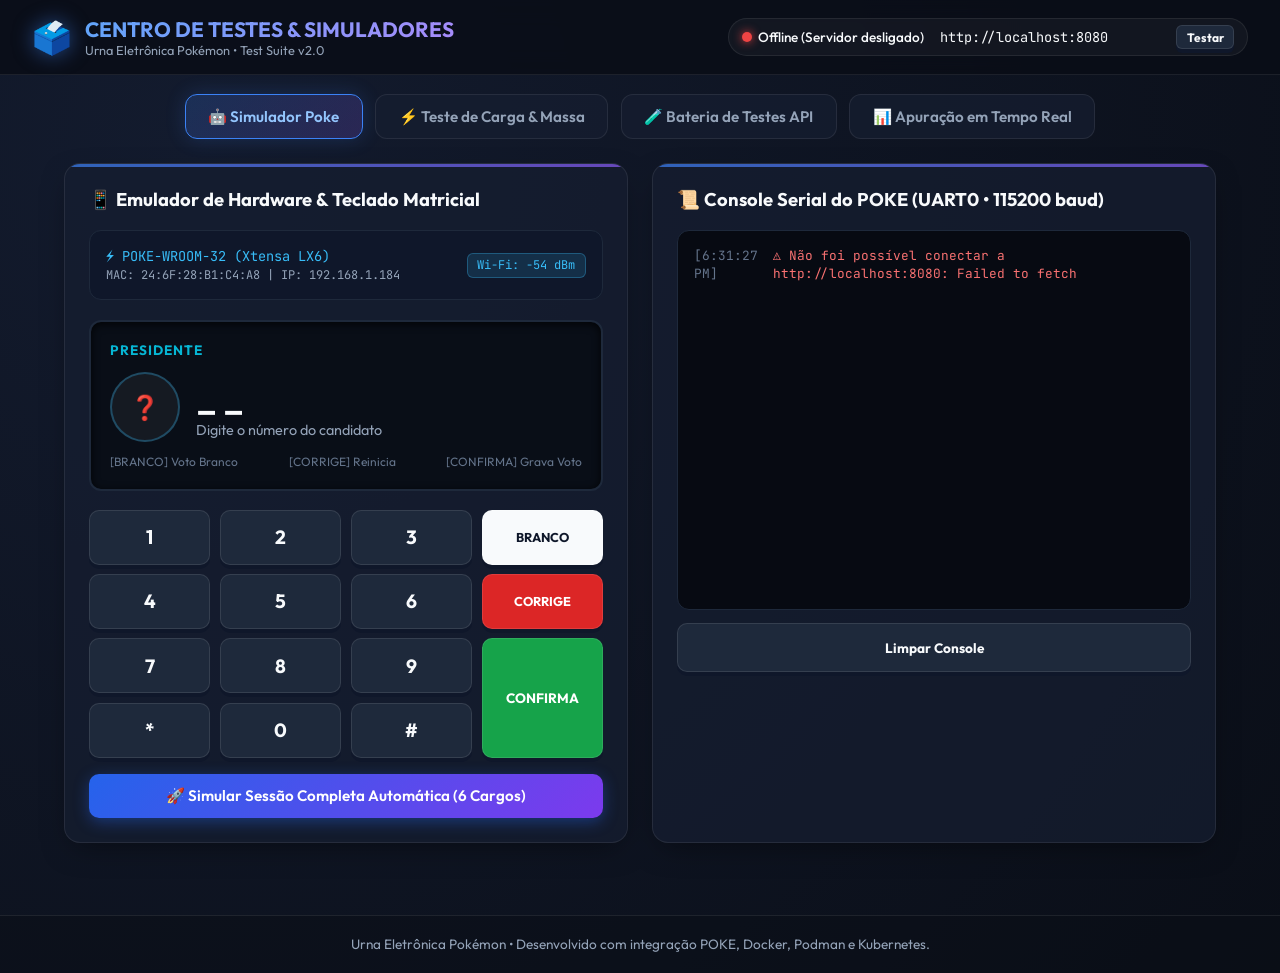
<file: tests/index.html>
<!DOCTYPE html>
<html lang="pt-BR">
<head>
  <meta charset="UTF-8">
  <meta name="viewport" content="width=device-width, initial-scale=1.0">
  <title>🧪 Centro de Testes & Simuladores • Urna Eletrônica Pokémon</title>
  <link rel="preconnect" href="https://fonts.googleapis.com">
  <link rel="preconnect" href="https://fonts.gstatic.com" crossorigin>
  <link href="https://fonts.googleapis.com/css2?family=Outfit:wght@300;400;500;600;700;800&family=JetBrains+Mono:wght@400;500;700&display=swap" rel="stylesheet">
  <style>
    :root {
      --bg-primary: #0a0e17;
      --bg-secondary: #121826;
      --bg-card: rgba(22, 30, 49, 0.75);
      --bg-card-hover: rgba(30, 41, 66, 0.9);
      --border-color: rgba(255, 255, 255, 0.08);
      --border-accent: rgba(59, 130, 246, 0.3);
      --text-main: #f8fafc;
      --text-muted: #94a3b8;
      --accent-blue: #3b82f6;
      --accent-cyan: #06b6d4;
      --accent-green: #10b981;
      --accent-yellow: #f59e0b;
      --accent-red: #ef4444;
      --accent-purple: #8b5cf6;
      --lcd-bg: #1e293b;
      --lcd-text: #38bdf8;
      --shadow: 0 10px 30px -10px rgba(0, 0, 0, 0.5);
    }

    * {
      box-sizing: border-box;
      margin: 0;
      padding: 0;
    }

    body {
      font-family: 'Outfit', sans-serif;
      background: radial-gradient(circle at 15% 15%, #131b2e 0%, var(--bg-primary) 100%);
      color: var(--text-main);
      min-height: 100vh;
      display: flex;
      flex-direction: column;
      overflow-x: hidden;
    }

    /* HEADER */
    header {
      background: rgba(10, 14, 23, 0.85);
      backdrop-filter: blur(12px);
      border-bottom: 1px solid var(--border-color);
      padding: 1rem 2rem;
      display: flex;
      justify-content: space-between;
      align-items: center;
      position: sticky;
      top: 0;
      z-index: 100;
    }

    .brand {
      display: flex;
      align-items: center;
      gap: 0.8rem;
    }

    .brand-icon {
      font-size: 2rem;
      filter: drop-shadow(0 0 10px rgba(59, 130, 246, 0.5));
    }

    .brand h1 {
      font-size: 1.3rem;
      font-weight: 700;
      background: linear-gradient(135deg, #60a5fa, #a78bfa);
      -webkit-background-clip: text;
      -webkit-text-fill-color: transparent;
    }

    .brand span {
      font-size: 0.8rem;
      color: var(--text-muted);
      display: block;
    }

    .server-config {
      display: flex;
      align-items: center;
      gap: 1rem;
      background: rgba(255, 255, 255, 0.04);
      padding: 0.4rem 0.8rem;
      border-radius: 999px;
      border: 1px solid var(--border-color);
    }

    .server-status {
      display: flex;
      align-items: center;
      gap: 0.4rem;
      font-size: 0.85rem;
      font-weight: 500;
    }

    .status-dot {
      width: 10px;
      height: 10px;
      border-radius: 50%;
      background: var(--accent-yellow);
      box-shadow: 0 0 8px var(--accent-yellow);
      transition: all 0.3s ease;
    }

    .status-dot.online {
      background: var(--accent-green);
      box-shadow: 0 0 10px var(--accent-green);
    }

    .status-dot.offline {
      background: var(--accent-red);
      box-shadow: 0 0 10px var(--accent-red);
    }

    .server-input {
      background: transparent;
      border: none;
      color: var(--text-main);
      font-family: 'JetBrains Mono', monospace;
      font-size: 0.85rem;
      outline: none;
      width: 220px;
    }

    /* TABS */
    .tabs-nav {
      display: flex;
      justify-content: center;
      gap: 0.8rem;
      padding: 1.2rem 2rem 0;
      max-width: 1200px;
      margin: 0 auto;
      width: 100%;
    }

    .tab-btn {
      background: var(--bg-card);
      border: 1px solid var(--border-color);
      color: var(--text-muted);
      padding: 0.75rem 1.4rem;
      border-radius: 12px;
      font-family: inherit;
      font-size: 0.95rem;
      font-weight: 600;
      cursor: pointer;
      display: flex;
      align-items: center;
      gap: 0.5rem;
      transition: all 0.25s ease;
    }

    .tab-btn:hover {
      background: var(--bg-card-hover);
      color: var(--text-main);
      border-color: rgba(255, 255, 255, 0.2);
    }

    .tab-btn.active {
      background: linear-gradient(135deg, rgba(59, 130, 246, 0.2), rgba(139, 92, 246, 0.2));
      border-color: var(--accent-blue);
      color: #93c5fd;
      box-shadow: 0 0 20px rgba(59, 130, 246, 0.2);
    }

    /* CONTAINER PRINCIPAL */
    main {
      flex: 1;
      max-width: 1200px;
      margin: 1.5rem auto;
      padding: 0 1.5rem 3rem;
      width: 100%;
    }

    .tab-pane {
      display: none;
      animation: fadeIn 0.3s ease forwards;
    }

    .tab-pane.active {
      display: block;
    }

    @keyframes fadeIn {
      from { opacity: 0; transform: translateY(8px); }
      to { opacity: 1; transform: translateY(0); }
    }

    /* GRID DE CARDS */
    .dashboard-grid {
      display: grid;
      grid-template-columns: 1fr 1fr;
      gap: 1.5rem;
    }

    @media (max-width: 900px) {
      .dashboard-grid { grid-template-columns: 1fr; }
    }

    .card {
      background: var(--bg-card);
      backdrop-filter: blur(12px);
      border: 1px solid var(--border-color);
      border-radius: 16px;
      padding: 1.5rem;
      box-shadow: var(--shadow);
      position: relative;
      overflow: hidden;
    }

    .card::before {
      content: '';
      position: absolute;
      top: 0; left: 0; right: 0; height: 3px;
      background: linear-gradient(90deg, var(--accent-blue), var(--accent-purple));
      opacity: 0.7;
    }

    .card-title {
      font-size: 1.15rem;
      font-weight: 700;
      display: flex;
      align-items: center;
      gap: 0.6rem;
      margin-bottom: 1.2rem;
    }

    /* SIMULADOR POKE INTERATIVO */
    .esp-hardware-box {
      background: #0f172a;
      border: 1px solid #1e293b;
      border-radius: 12px;
      padding: 1rem;
      margin-bottom: 1.2rem;
      font-family: 'JetBrains Mono', monospace;
      font-size: 0.85rem;
      color: #38bdf8;
      display: flex;
      justify-content: space-between;
      align-items: center;
    }

    .esp-badge {
      background: rgba(56, 189, 248, 0.15);
      border: 1px solid rgba(56, 189, 248, 0.3);
      padding: 0.2rem 0.6rem;
      border-radius: 6px;
      font-size: 0.75rem;
    }

    .lcd-screen {
      background: #090e17;
      border: 2px solid #1e293b;
      border-radius: 12px;
      padding: 1.2rem;
      min-height: 160px;
      display: flex;
      flex-direction: column;
      justify-content: space-between;
      box-shadow: inset 0 2px 8px rgba(0,0,0,0.8);
      position: relative;
    }

    .lcd-header {
      font-size: 0.85rem;
      color: var(--accent-cyan);
      text-transform: uppercase;
      letter-spacing: 1px;
      font-weight: 700;
    }

    .lcd-candidate-preview {
      display: flex;
      align-items: center;
      gap: 1rem;
      margin: 0.8rem 0;
    }

    .lcd-avatar {
      width: 70px;
      height: 70px;
      background: rgba(255,255,255,0.05);
      border-radius: 50%;
      display: flex;
      align-items: center;
      justify-content: center;
      border: 2px solid rgba(56, 189, 248, 0.3);
      overflow: hidden;
    }

    .lcd-avatar img {
      width: 100%;
      height: 100%;
      object-fit: contain;
    }

    .lcd-digits {
      font-family: 'JetBrains Mono', monospace;
      font-size: 2.2rem;
      letter-spacing: 6px;
      font-weight: 700;
      color: #f8fafc;
    }

    .lcd-info {
      font-size: 0.9rem;
      color: #94a3b8;
    }

    .lcd-info strong {
      color: #e2e8f0;
    }

    /* TECLADO MATRICIAL */
    .keypad-matrix {
      display: grid;
      grid-template-columns: repeat(4, 1fr);
      gap: 0.6rem;
      margin-top: 1.2rem;
    }

    .key-btn {
      background: #1e293b;
      border: 1px solid rgba(255,255,255,0.1);
      color: #f8fafc;
      font-family: 'Outfit', sans-serif;
      font-size: 1.2rem;
      font-weight: 700;
      padding: 0.9rem 0;
      border-radius: 10px;
      cursor: pointer;
      transition: all 0.15s ease;
      box-shadow: 0 4px 0 #0f172a;
    }

    .key-btn:hover {
      background: #334155;
      transform: translateY(-1px);
    }

    .key-btn:active {
      transform: translateY(3px);
      box-shadow: 0 1px 0 #0f172a;
    }

    .key-btn.btn-branco {
      background: #f8fafc;
      color: #0f172a;
      font-size: 0.8rem;
    }

    .key-btn.btn-corrige {
      background: #dc2626;
      color: white;
      font-size: 0.8rem;
    }

    .key-btn.btn-confirma {
      background: #16a34a;
      color: white;
      font-size: 0.85rem;
      grid-row: span 2;
      display: flex;
      align-items: center;
      justify-content: center;
    }

    /* TERMINAL LOG CONSOLE */
    .terminal-console {
      background: #070a12;
      border: 1px solid #1e293b;
      border-radius: 12px;
      padding: 1rem;
      font-family: 'JetBrains Mono', monospace;
      font-size: 0.8rem;
      height: 380px;
      overflow-y: auto;
      color: #cbd5e1;
      display: flex;
      flex-direction: column;
      gap: 0.3rem;
    }

    .terminal-line {
      display: flex;
      gap: 0.5rem;
      line-height: 1.4;
    }

    .terminal-time {
      color: #64748b;
    }

    .terminal-success { color: #34d399; }
    .terminal-error { color: #f87171; }
    .terminal-info { color: #60a5fa; }
    .terminal-warning { color: #fbbf24; }

    /* TESTE DE CARGA */
    .controls-row {
      display: grid;
      grid-template-columns: 1fr 1fr;
      gap: 1rem;
      margin-bottom: 1.2rem;
    }

    .input-group label {
      display: block;
      font-size: 0.85rem;
      color: var(--text-muted);
      margin-bottom: 0.4rem;
      font-weight: 500;
    }

    .slider-input {
      width: 100%;
      accent-color: var(--accent-blue);
    }

    .btn-action {
      background: linear-gradient(135deg, #2563eb, #7c3aed);
      color: white;
      border: none;
      padding: 0.8rem 1.5rem;
      border-radius: 10px;
      font-family: inherit;
      font-weight: 600;
      font-size: 0.95rem;
      cursor: pointer;
      display: inline-flex;
      align-items: center;
      justify-content: center;
      gap: 0.5rem;
      transition: all 0.2s ease;
      box-shadow: 0 4px 15px rgba(37, 99, 235, 0.4);
      width: 100%;
    }

    .btn-action:hover {
      filter: brightness(1.1);
      transform: translateY(-2px);
    }

    .btn-action:disabled {
      opacity: 0.5;
      cursor: not-allowed;
      transform: none;
    }

    .metrics-grid {
      display: grid;
      grid-template-columns: repeat(4, 1fr);
      gap: 0.8rem;
      margin: 1.2rem 0;
    }

    .metric-card {
      background: rgba(255, 255, 255, 0.03);
      border: 1px solid var(--border-color);
      border-radius: 10px;
      padding: 0.8rem;
      text-align: center;
    }

    .metric-val {
      font-size: 1.4rem;
      font-weight: 800;
      color: #60a5fa;
      font-family: 'JetBrains Mono', monospace;
    }

    .metric-lbl {
      font-size: 0.75rem;
      color: var(--text-muted);
      text-transform: uppercase;
      letter-spacing: 0.5px;
      margin-top: 0.2rem;
    }

    /* BARRA DE PROGRESSO */
    .progress-bar-container {
      background: #1e293b;
      border-radius: 999px;
      height: 10px;
      overflow: hidden;
      margin: 1rem 0;
    }

    .progress-bar-fill {
      background: linear-gradient(90deg, var(--accent-cyan), var(--accent-green));
      height: 100%;
      width: 0%;
      transition: width 0.1s ease;
    }

    /* LISTA DE TESTES DE SISTEMA */
    .tests-list {
      display: flex;
      flex-direction: column;
      gap: 0.6rem;
    }

    .test-item {
      background: rgba(255, 255, 255, 0.02);
      border: 1px solid var(--border-color);
      border-radius: 10px;
      padding: 0.75rem 1rem;
      display: flex;
      justify-content: space-between;
      align-items: center;
      transition: all 0.2s ease;
    }

    .test-item:hover {
      background: rgba(255, 255, 255, 0.05);
    }

    .test-info h4 {
      font-size: 0.95rem;
      font-weight: 600;
    }

    .test-info p {
      font-size: 0.8rem;
      color: var(--text-muted);
    }

    .test-badge {
      font-size: 0.8rem;
      font-weight: 700;
      padding: 0.3rem 0.7rem;
      border-radius: 999px;
      font-family: 'JetBrains Mono', monospace;
      background: #334155;
      color: #94a3b8;
    }

    .test-badge.pass { background: rgba(16, 185, 129, 0.2); color: #34d399; border: 1px solid #10b981; }
    .test-badge.fail { background: rgba(239, 68, 68, 0.2); color: #f87171; border: 1px solid #ef4444; }
    .test-badge.running { background: rgba(59, 130, 246, 0.2); color: #60a5fa; border: 1px solid #3b82f6; }

    /* FOOTER */
    footer {
      border-top: 1px solid var(--border-color);
      padding: 1.2rem;
      text-align: center;
      font-size: 0.85rem;
      color: var(--text-muted);
      background: rgba(10, 14, 23, 0.5);
    }
  </style>
</head>
<body>

  <!-- HEADER -->
  <header>
    <div class="brand">
      <div class="brand-icon">🗳️</div>
      <div>
        <h1>CENTRO DE TESTES & SIMULADORES</h1>
        <span>Urna Eletrônica Pokémon • Test Suite v2.0</span>
      </div>
    </div>

    <div class="server-config">
      <div class="server-status">
        <div id="statusDot" class="status-dot"></div>
        <span id="statusText">Verificando...</span>
      </div>
      <input type="text" id="apiUrlInput" class="server-input" value="http://localhost:8080" title="URL do Backend API">
      <button class="key-btn" style="padding: 0.2rem 0.6rem; font-size: 0.75rem; border-radius: 6px;" onclick="testarConexao()">Testar</button>
    </div>
  </header>

  <!-- ABAS DE NAVEGAÇÃO -->
  <div class="tabs-nav">
    <button class="tab-btn active" onclick="trocarAba('poke')">🤖 Simulador Poke</button>
    <button class="tab-btn" onclick="trocarAba('carga')">⚡ Teste de Carga & Massa</button>
    <button class="tab-btn" onclick="trocarAba('sistema')">🧪 Bateria de Testes API</button>
    <button class="tab-btn" onclick="trocarAba('apuracao')">📊 Apuração em Tempo Real</button>
  </div>

  <main>
    <!-- ABA 1: SIMULADOR POKE -->
    <div id="tab-poke" class="tab-pane active">
      <div class="dashboard-grid">
        <!-- LADO ESQUERDO: HARDWARE & GABINETE -->
        <div class="card">
          <div class="card-title">📱 Emulador de Hardware & Teclado Matricial</div>

          <div class="esp-hardware-box">
            <div>
              <span>⚡ POKE-WROOM-32 (Xtensa LX6)</span><br>
              <span style="color: #94a3b8; font-size: 0.75rem;">MAC: 24:6F:28:B1:C4:A8 | IP: 192.168.1.184</span>
            </div>
            <div class="esp-badge" id="wifiBadge">Wi-Fi: -54 dBm</div>
          </div>

          <!-- VISOR LCD -->
          <div class="lcd-screen" id="lcdScreen">
            <div class="lcd-header" id="lcdCargo">PRESIDENTE</div>
            
            <div class="lcd-candidate-preview">
              <div class="lcd-avatar" id="lcdAvatar">
                <span style="font-size: 1.5rem;">❓</span>
              </div>
              <div>
                <div class="lcd-digits" id="lcdDigits">__</div>
                <div class="lcd-info" id="lcdInfo">Digite o número do candidato</div>
              </div>
            </div>

            <div style="font-size: 0.75rem; color: #64748b; display: flex; justify-content: space-between;">
              <span>[BRANCO] Voto Branco</span>
              <span>[CORRIGE] Reinicia</span>
              <span>[CONFIRMA] Grava Voto</span>
            </div>
          </div>

          <!-- TECLADO MATRICIAL 4x4 -->
          <div class="keypad-matrix">
            <button class="key-btn" onclick="teclar('1')">1</button>
            <button class="key-btn" onclick="teclar('2')">2</button>
            <button class="key-btn" onclick="teclar('3')">3</button>
            <button class="key-btn btn-branco" onclick="teclar('BRANCO')">BRANCO</button>

            <button class="key-btn" onclick="teclar('4')">4</button>
            <button class="key-btn" onclick="teclar('5')">5</button>
            <button class="key-btn" onclick="teclar('6')">6</button>
            <button class="key-btn btn-corrige" onclick="teclar('CORRIGE')">CORRIGE</button>

            <button class="key-btn" onclick="teclar('7')">7</button>
            <button class="key-btn" onclick="teclar('8')">8</button>
            <button class="key-btn" onclick="teclar('9')">9</button>
            <button class="key-btn btn-confirma" onclick="teclar('CONFIRMA')">CONFIRMA</button>

            <button class="key-btn" onclick="teclar('*')">*</button>
            <button class="key-btn" onclick="teclar('0')">0</button>
            <button class="key-btn" onclick="teclar('#')">#</button>
          </div>

          <button class="btn-action" style="margin-top: 1rem;" onclick="simularSessaoCompletaPoke()">
            🚀 Simular Sessão Completa Automática (6 Cargos)
          </button>
        </div>

        <!-- LADO DIREITO: LOGS E STATUS DO POKE -->
        <div class="card">
          <div class="card-title">📜 Console Serial do POKE (UART0 • 115200 baud)</div>
          <div class="terminal-console" id="pokeTerminal"></div>
          <button class="key-btn" style="margin-top: 0.8rem; width: 100%; font-size: 0.85rem;" onclick="limparTerminal('pokeTerminal')">Limpar Console</button>
        </div>
      </div>
    </div>

    <!-- ABA 2: TESTE DE CARGA -->
    <div id="tab-carga" class="tab-pane">
      <div class="dashboard-grid">
        <div class="card">
          <div class="card-title">⚡ Parâmetros do Teste de Carga</div>

          <div class="controls-row">
            <div class="input-group">
              <label>Qtd. de Eleitores Virtuais: <strong id="lblEleitores">50</strong></label>
              <input type="range" id="rngEleitores" class="slider-input" min="10" max="300" step="10" value="50" oninput="document.getElementById('lblEleitores').innerText = this.value">
            </div>
            <div class="input-group">
              <label>Concorrência (Threads): <strong id="lblConcorrencia">5</strong></label>
              <input type="range" id="rngConcorrencia" class="slider-input" min="1" max="15" step="1" value="5" oninput="document.getElementById('lblConcorrencia').innerText = this.value">
            </div>
          </div>

          <button id="btnIniciarCarga" class="btn-action" onclick="iniciarTesteCarga()">
            ▶ Disparar Teste de Estresse Eleitoral
          </button>

          <div class="progress-bar-container">
            <div id="cargaProgress" class="progress-bar-fill"></div>
          </div>

          <div class="metrics-grid">
            <div class="metric-card">
              <div class="metric-val" id="metricTotal">0</div>
              <div class="metric-lbl">Votos Enviados</div>
            </div>
            <div class="metric-card">
              <div class="metric-val" id="metricSucesso" style="color: var(--accent-green);">0%</div>
              <div class="metric-lbl">Taxa de Sucesso</div>
            </div>
            <div class="metric-card">
              <div class="metric-val" id="metricLatencia">0 ms</div>
              <div class="metric-lbl">Latência Média</div>
            </div>
            <div class="metric-card">
              <div class="metric-val" id="metricRPS">0</div>
              <div class="metric-lbl">Throughput (votos/s)</div>
            </div>
          </div>
        </div>

        <div class="card">
          <div class="card-title">📊 Log de Execução de Carga</div>
          <div class="terminal-console" id="cargaTerminal"></div>
          <button class="key-btn" style="margin-top: 0.8rem; width: 100%; font-size: 0.85rem;" onclick="limparTerminal('cargaTerminal')">Limpar Console</button>
        </div>
      </div>
    </div>

    <!-- ABA 3: TESTES DE SISTEMA -->
    <div id="tab-sistema" class="tab-pane">
      <div class="card">
        <div style="display: flex; justify-content: space-between; align-items: center; margin-bottom: 1.2rem;">
          <div class="card-title" style="margin: 0;">🧪 Bateria de Validação da API REST & Integridade</div>
          <button class="btn-action" style="width: auto; padding: 0.6rem 1.5rem;" onclick="executarTestesSistema()">
            ▶ Executar Todos os Testes
          </button>
        </div>

        <div class="tests-list" id="testsList">
          <!-- Gerado dinamicamente -->
        </div>
      </div>
    </div>

    <!-- ABA 4: APURAÇÃO -->
    <div id="tab-apuracao" class="tab-pane">
      <div class="card">
        <div style="display: flex; justify-content: space-between; align-items: center; margin-bottom: 1.2rem;">
          <div class="card-title" style="margin: 0;">📊 Apuração de Votos Consolidada</div>
          <div style="display: flex; gap: 0.6rem;">
            <button class="key-btn" style="padding: 0.5rem 1rem; font-size: 0.85rem;" onclick="carregarApuracao()">Atualizar Agora</button>
            <button class="key-btn btn-corrige" style="padding: 0.5rem 1rem; font-size: 0.85rem;" onclick="executarZeresima()">Zerar Banco (Zerésima)</button>
          </div>
        </div>

        <div id="apuracaoContent" style="display: flex; flex-direction: column; gap: 1.2rem;">
          <div style="text-align: center; color: var(--text-muted); padding: 2rem;">Carregando apuração...</div>
        </div>
      </div>
    </div>
  </main>

  <footer>
    Urna Eletrônica Pokémon • Desenvolvido com integração POKE, Docker, Podman e Kubernetes.
  </footer>

  <script>
    // CANDIDATOS CADASTRADOS
    const DB_CANDIDATOS = {
      "65": { nome: "Pikachu", partido: "POKPELE", foto: "https://raw.githubusercontent.com/PokeAPI/sprites/master/sprites/pokemon/other/official-artwork/25.png" },
      "63": { nome: "Squirtle", partido: "POKPAGU", foto: "https://raw.githubusercontent.com/PokeAPI/sprites/master/sprites/pokemon/other/official-artwork/7.png" },
      "62": { nome: "Charmander", partido: "POKPFGO", foto: "https://raw.githubusercontent.com/PokeAPI/sprites/master/sprites/pokemon/other/official-artwork/4.png" },
      "81": { nome: "Manectric", partido: "POKPELE", foto: "https://raw.githubusercontent.com/PokeAPI/sprites/master/sprites/pokemon/other/official-artwork/310.png" },
      "85": { nome: "Blaziken", partido: "POKPFGO", foto: "https://raw.githubusercontent.com/PokeAPI/sprites/master/sprites/pokemon/other/official-artwork/257.png" },
      "88": { nome: "Greninja", partido: "POKPAGU", foto: "https://raw.githubusercontent.com/PokeAPI/sprites/master/sprites/pokemon/other/official-artwork/658.png" },
      "701": { nome: "Alakazam", partido: "POKPPSI", foto: "https://raw.githubusercontent.com/PokeAPI/sprites/master/sprites/pokemon/other/official-artwork/65.png" },
      "751": { nome: "Mewtwo", partido: "POKPPSI", foto: "https://raw.githubusercontent.com/PokeAPI/sprites/master/sprites/pokemon/other/official-artwork/150.png" },
      "9101": { nome: "Raichu", partido: "POKPELE", foto: "https://raw.githubusercontent.com/PokeAPI/sprites/master/sprites/pokemon/other/official-artwork/26.png" },
      "11101": { nome: "Pichu", partido: "POKPELE", foto: "https://raw.githubusercontent.com/PokeAPI/sprites/master/sprites/pokemon/other/official-artwork/172.png" }
    };

    // Áudio com Web Audio API
    const audioCtx = new (window.AudioContext || window.webkitAudioContext)();
    function playBeep(freq = 440, type = 'sine', duration = 0.1) {
      if (audioCtx.state === 'suspended') audioCtx.resume();
      const osc = audioCtx.createOscillator();
      const gain = audioCtx.createGain();
      osc.type = type;
      osc.frequency.value = freq;
      gain.gain.setValueAtTime(0.15, audioCtx.currentTime);
      gain.gain.exponentialRampToValueAtTime(0.001, audioCtx.currentTime + duration);
      osc.connect(gain);
      gain.connect(audioCtx.destination);
      osc.start();
      osc.stop(audioCtx.currentTime + duration);
    }

    function playUrnaFim() {
      playBeep(440, 'triangle', 0.2);
      setTimeout(() => playBeep(554, 'triangle', 0.2), 150);
      setTimeout(() => playBeep(659, 'triangle', 0.8), 300);
    }

    // NAVEGAÇÃO DE ABAS
    function trocarAba(aba) {
      document.querySelectorAll('.tab-btn').forEach(b => b.classList.remove('active'));
      document.querySelectorAll('.tab-pane').forEach(p => p.classList.remove('active'));
      event.target.classList.add('active');
      document.getElementById(`tab-${aba}`).classList.add('active');
      if (aba === 'apuracao') carregarApuracao();
    }

    function getBaseUrl() {
      return document.getElementById('apiUrlInput').value.trim().replace(/\/$/, '');
    }

    function logTerminal(id, msg, type = 'info') {
      const el = document.getElementById(id);
      const time = new Date().toLocaleTimeString();
      const line = document.createElement('div');
      line.className = 'terminal-line';
      line.innerHTML = `<span class="terminal-time">[${time}]</span> <span class="terminal-${type}">${msg}</span>`;
      el.appendChild(line);
      el.scrollTop = el.scrollHeight;
    }

    function limparTerminal(id) {
      document.getElementById(id).innerHTML = '';
    }

    // STATUS DO SERVIDOR
    async function testarConexao() {
      const dot = document.getElementById('statusDot');
      const txt = document.getElementById('statusText');
      dot.className = 'status-dot';
      txt.innerText = 'Testando...';

      try {
        const res = await fetch(`${getBaseUrl()}/backend/votos`, { method: 'GET' });
        if (res.ok) {
          dot.className = 'status-dot online';
          txt.innerText = 'Online (Conectado)';
          logTerminal('pokeTerminal', '✔ Conexão com a API REST estabelecida com sucesso.', 'success');
        } else {
          throw new Error(`HTTP ${res.status}`);
        }
      } catch (e) {
        dot.className = 'status-dot offline';
        txt.innerText = 'Offline (Servidor desligado)';
        logTerminal('pokeTerminal', `⚠️ Não foi possível conectar a ${getBaseUrl()}: ${e.message}`, 'error');
      }
    }

    // SIMULADOR DO TECLADO DO POKE
    let digitacaoAtual = '';
    let cargoAtual = 'PRESIDENTE';

    function teclar(tecla) {
      if (tecla === 'BRANCO') {
        playBeep(440, 'sine', 0.1);
        digitacaoAtual = 'BRANCO';
        atualizarLcd();
        logTerminal('pokeTerminal', `[TECLADO] Tecla [BRANCO] pressionada`);
        return;
      }

      if (tecla === 'CORRIGE') {
        playBeep(300, 'sawtooth', 0.15);
        digitacaoAtual = '';
        atualizarLcd();
        logTerminal('pokeTerminal', `[TECLADO] Tecla [CORRIGE] - buffer reiniciado`);
        return;
      }

      if (tecla === 'CONFIRMA') {
        if (!digitacaoAtual) {
          playBeep(220, 'sawtooth', 0.2);
          logTerminal('pokeTerminal', `[TECLADO] Voto vazio! Digite um número ou BRANCO antes de confirmar.`, 'warning');
          return;
        }
        enviarVotoPoke(cargoAtual, digitacaoAtual);
        return;
      }

      // Dígitos normais
      if (digitacaoAtual === 'BRANCO') digitacaoAtual = '';
      if (digitacaoAtual.length < 5) {
        playBeep(520, 'sine', 0.08);
        digitacaoAtual += tecla;
        atualizarLcd();
        logTerminal('pokeTerminal', `[TECLADO] Tecla [${tecla}] pressionada -> Buffer: ${digitacaoAtual}`);
      }
    }

    function atualizarLcd() {
      const lcdDigits = document.getElementById('lcdDigits');
      const lcdInfo = document.getElementById('lcdInfo');
      const lcdAvatar = document.getElementById('lcdAvatar');

      if (!digitacaoAtual) {
        lcdDigits.innerText = '__';
        lcdInfo.innerHTML = 'Digite o número do candidato';
        lcdAvatar.innerHTML = '<span style="font-size: 1.5rem;">❓</span>';
        return;
      }

      lcdDigits.innerText = digitacaoAtual;
      const cand = DB_CANDIDATOS[digitacaoAtual];

      if (digitacaoAtual === 'BRANCO') {
        lcdInfo.innerHTML = '<strong>VOTO EM BRANCO</strong>';
        lcdAvatar.innerHTML = '<span style="font-size: 1.5rem;">⚪</span>';
      } else if (cand) {
        lcdInfo.innerHTML = `<strong>${cand.nome}</strong> (${cand.partido})`;
        lcdAvatar.innerHTML = `<img src="${cand.foto}" alt="${cand.nome}">`;
      } else {
        lcdInfo.innerHTML = '<strong style="color: #f87171;">NÚMERO ERRADO (VOTO NULO)</strong>';
        lcdAvatar.innerHTML = '<span style="font-size: 1.5rem;">❌</span>';
      }
    }

    async function enviarVotoPoke(cargo, numero) {
      logTerminal('pokeTerminal', `[TRANSMISSÃO] Enviando POST /backend/votos (${cargo}: ${numero})...`, 'info');
      try {
        const res = await fetch(`${getBaseUrl()}/backend/votos`, {
          method: 'POST',
          headers: { 'Content-Type': 'application/json' },
          body: JSON.stringify({ cargo, numero_candidato: numero })
        });

        if (res.ok) {
          playUrnaFim();
          logTerminal('pokeTerminal', `✔ Voto computado com SUCESSO! HTTP ${res.status}`, 'success');
          digitacaoAtual = '';
          atualizarLcd();
        } else {
          playBeep(220, 'sawtooth', 0.3);
          logTerminal('pokeTerminal', `❌ Erro no envio: HTTP ${res.status}`, 'error');
        }
      } catch (e) {
        playBeep(220, 'sawtooth', 0.3);
        logTerminal('pokeTerminal', `❌ Falha de rede: ${e.message}`, 'error');
      }
    }

    async function simularSessaoCompletaPoke() {
      const cargos = [
        { cargo: "DEPUTADO ESTADUAL", num: "11101" },
        { cargo: "DEPUTADO FEDERAL", num: "9101" },
        { cargo: "1º SENADOR", num: "701" },
        { cargo: "2º SENADOR", num: "751" },
        { cargo: "GOVERNADOR", num: "81" },
        { cargo: "PRESIDENTE", num: "65" }
      ];

      logTerminal('pokeTerminal', '▶ INICIANDO SIMULAÇÃO DE SESSÃO ELEITORAL COMPLETA...', 'info');

      for (const item of cargos) {
        document.getElementById('lcdCargo').innerText = item.cargo;
        digitacaoAtual = item.num;
        atualizarLcd();
        playBeep(480, 'sine', 0.08);
        await new Promise(r => setTimeout(r, 600));

        await enviarVotoPoke(item.cargo, item.num);
        await new Promise(r => setTimeout(r, 800));
      }

      document.getElementById('lcdCargo').innerText = 'PRESIDENTE';
      logTerminal('pokeTerminal', '🎉 SESSÃO COMPLETA FINALIZADA!', 'success');
    }

    // TESTE DE CARGA
    let emCarga = false;
    async function iniciarTesteCarga() {
      if (emCarga) return;
      emCarga = true;
      const btn = document.getElementById('btnIniciarCarga');
      btn.disabled = true;
      btn.innerText = 'Executando teste de carga...';

      const eleitores = parseInt(document.getElementById('rngEleitores').value);
      const progressBar = document.getElementById('cargaProgress');
      let concluidos = 0;
      let sucessos = 0;
      let latencias = [];
      const t0 = performance.now();

      logTerminal('cargaTerminal', `▶ Disparando ${eleitores} eleitores virtuais...`, 'info');

      for (let i = 1; i <= eleitores; i++) {
        const tStart = performance.now();
        const candNum = ["65", "63", "62", "BRANCO", "00"][Math.floor(Math.random() * 5)];

        try {
          const res = await fetch(`${getBaseUrl()}/backend/votos`, {
            method: 'POST',
            headers: { 'Content-Type': 'application/json' },
            body: JSON.stringify({ cargo: "PRESIDENTE", numero_candidato: candNum })
          });
          const tEnd = performance.now();
          const lat = tEnd - tStart;
          latencias.push(lat);

          if (res.ok) {
            sucessos++;
            logTerminal('cargaTerminal', `Eleitor #${i}: Voto registrado (${candNum}) em ${lat.toFixed(0)}ms`, 'success');
          } else {
            logTerminal('cargaTerminal', `Eleitor #${i}: Falha HTTP ${res.status}`, 'error');
          }
        } catch (e) {
          logTerminal('cargaTerminal', `Eleitor #${i}: Erro de rede (${e.message})`, 'error');
        }

        concluidos++;
        const pct = (concluidos / eleitores) * 100;
        progressBar.style.width = `${pct}%`;
        document.getElementById('metricTotal').innerText = concluidos;
        document.getElementById('metricSucesso').innerText = `${((sucessos / concluidos) * 100).toFixed(0)}%`;
        const mediaLat = latencias.reduce((a, b) => a + b, 0) / latencias.length;
        document.getElementById('metricLatencia').innerText = `${mediaLat.toFixed(0)} ms`;
        const durSeg = (performance.now() - t0) / 1000;
        document.getElementById('metricRPS').innerText = (concluidos / durSeg).toFixed(1);

        await new Promise(r => setTimeout(r, 40));
      }

      logTerminal('cargaTerminal', `✔ Teste de estresse concluído! ${sucessos}/${eleitores} votos salvos com sucesso.`, 'success');
      btn.disabled = false;
      btn.innerText = '▶ Disparar Teste de Estresse Eleitoral';
      emCarga = false;
    }

    // BATERIA DE TESTES DE SISTEMA
    const CASOS_DE_TESTE = [
      { id: 1, nome: "Conectividade básica do servidor", endpoint: "/backend/votos", method: "GET" },
      { id: 2, nome: "Registro de voto válido (Pikachu: 65)", endpoint: "/backend/votos", method: "POST", body: { cargo: "PRESIDENTE", numero_candidato: "65" } },
      { id: 3, nome: "Registro de voto BRANCO", endpoint: "/backend/votos", method: "POST", body: { cargo: "GOVERNADOR", numero_candidato: "BRANCO" } },
      { id: 4, nome: "Registro de voto NULO", endpoint: "/backend/votos", method: "POST", body: { cargo: "GOVERNADOR", numero_candidato: "00" } },
      { id: 5, nome: "Listagem detalhada de votos", endpoint: "/backend/votos", method: "GET" },
      { id: 6, nome: "Listagem agrupada em resumo", endpoint: "/backend/votos?tipo=resumo", method: "GET" },
      { id: 7, nome: "Filtro por cargo de Presidente", endpoint: "/backend/votos?cargo=PRESIDENTE", method: "GET" },
      { id: 8, nome: "Consulta da apuração consolidada", endpoint: "/backend/apuracao", method: "GET" },
      { id: 9, nome: "Validação de erro 400 (Parâmetros ausentes)", endpoint: "/backend/votos", method: "POST", body: { cargo: "PRESIDENTE" }, expectFail: 400 },
      { id: 10, nome: "Validação de rota inexistente 404", endpoint: "/backend/rota_fantasma", method: "GET", expectFail: 404 }
    ];

    function renderizarListaTestes() {
      const container = document.getElementById('testsList');
      container.innerHTML = CASOS_DE_TESTE.map(t => `
        <div class="test-item" id="testRow-${t.id}">
          <div class="test-info">
            <h4>${t.id}. ${t.nome}</h4>
            <p>${t.method} ${t.endpoint}</p>
          </div>
          <div class="test-badge" id="testBadge-${t.id}">PENDENTE</div>
        </div>
      `).join('');
    }

    async function executarTestesSistema() {
      for (const t of CASOS_DE_TESTE) {
        const badge = document.getElementById(`testBadge-${t.id}`);
        badge.className = 'test-badge running';
        badge.innerText = 'EXECUTANDO';

        try {
          const opts = { method: t.method };
          if (t.body) {
            opts.headers = { 'Content-Type': 'application/json' };
            opts.body = JSON.stringify(t.body);
          }
          const res = await fetch(`${getBaseUrl()}${t.endpoint}`, opts);
          const ok = t.expectFail ? (res.status === t.expectFail) : res.ok;

          if (ok) {
            badge.className = 'test-badge pass';
            badge.innerText = `PASSOU (${res.status})`;
          } else {
            badge.className = 'test-badge fail';
            badge.innerText = `FALHOU (${res.status})`;
          }
        } catch (e) {
          badge.className = 'test-badge fail';
          badge.innerText = 'ERRO REDE';
        }

        await new Promise(r => setTimeout(r, 200));
      }
    }

    // APURAÇÃO
    async function carregarApuracao() {
      const c = document.getElementById('apuracaoContent');
      try {
        const res = await fetch(`${getBaseUrl()}/backend/apuracao`);
        const data = await res.json();
        const cargos = data.cargos || {};

        let html = '';
        for (const [cargoNome, cargoInfo] of Object.entries(cargos)) {
          html += `
            <div style="background: rgba(255,255,255,0.02); border: 1px solid var(--border-color); border-radius: 12px; padding: 1rem;">
              <h3 style="font-size: 1.1rem; color: #38bdf8; margin-bottom: 0.8rem;">${cargoNome} (Total: ${cargoInfo.total_votos} votos)</h3>
              <div style="display: flex; flex-direction: column; gap: 0.5rem;">
                ${(cargoInfo.candidatos || []).map(cand => `
                  <div style="display: flex; align-items: center; justify-content: space-between; font-size: 0.9rem;">
                    <span><strong>${cand.nome}</strong> (${cand.numero})</span>
                    <span><strong>${cand.votos}</strong> votos (${cand.percentual?.toFixed(1) || 0}%)</span>
                  </div>
                  <div style="background: #1e293b; height: 6px; border-radius: 99px; overflow: hidden;">
                    <div style="background: #3b82f6; width: ${cand.percentual || 0}%; height: 100%;"></div>
                  </div>
                `).join('')}
              </div>
            </div>
          `;
        }
        c.innerHTML = html || '<div style="color: #94a3b8; text-align: center;">Nenhum voto computado ainda.</div>';
      } catch (e) {
        c.innerHTML = `<div style="color: #f87171; text-align: center;">Não foi possível carregar a apuração: ${e.message}</div>`;
      }
    }

    async function executarZeresima() {
      if (!confirm('Deseja realmente zerar todos os votos (ZERÉSIMA)?')) return;
      try {
        const res = await fetch(`${getBaseUrl()}/backend/votos`, { method: 'DELETE' });
        if (res.ok) {
          alert('Zerésima realizada com sucesso! Todos os votos foram zerados.');
          carregarApuracao();
        } else {
          alert('Falha ao zerar banco: ' + res.status);
        }
      } catch (e) {
        alert('Erro ao executar Zerésima: ' + e.message);
      }
    }

    // Inicialização
    renderizarListaTestes();
    testarConexao();
  </script>
</body>
</html>
</file>
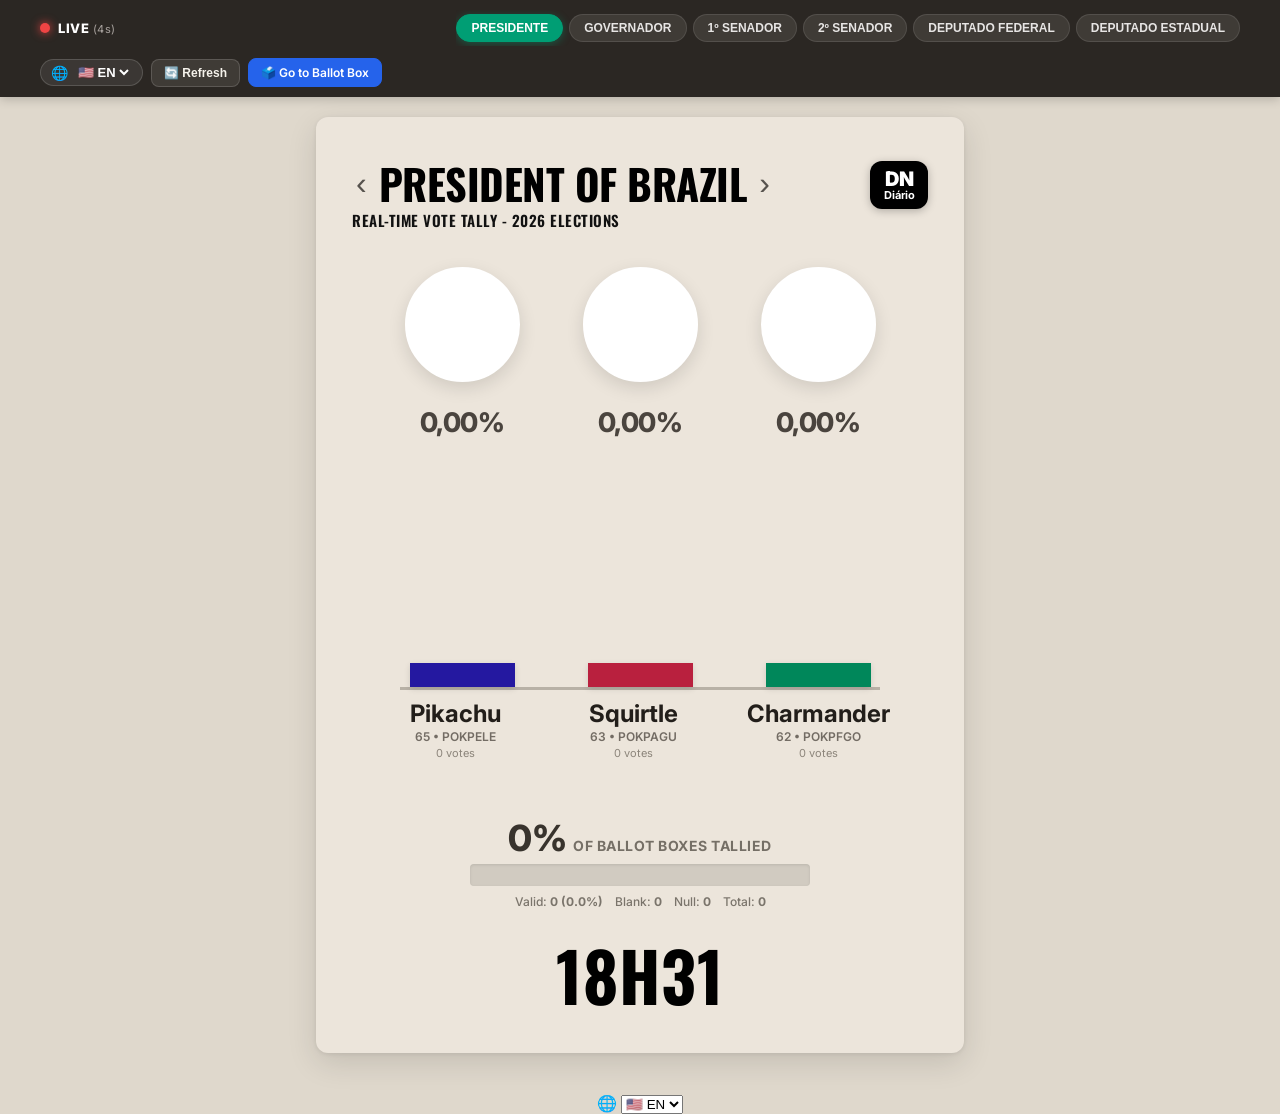
<file: frontend/apuracao.html>
<!DOCTYPE html>
<html lang="pt-BR">

<head>
    <meta charset="UTF-8">
    <meta name="viewport" content="width=device-width, initial-scale=1.0">
    <title>Apuração Eleições Pokémon 2026 • Em Tempo Real</title>

    <!-- Google Fonts: Bebas Neue, Oswald e Inter para reprodução fiel do layout eleitoral -->
    <link rel="preconnect" href="https://fonts.googleapis.com">
    <link rel="preconnect" href="https://fonts.gstatic.com" crossorigin>
    <link href="https://fonts.googleapis.com/css2?family=Bebas+Neue&family=Inter:wght@400;500;600;700;800;900&family=Oswald:wght@500;600;700&display=swap" rel="stylesheet">

    <link rel="stylesheet" href="css/apuracao.css">

    <!-- Motor de Internacionalização (i18n com 4 idiomas e detecção automática) -->
    <script src="js/i18n.js"></script>

    <!-- Listas de Candidatos Pokémon e Partidos -->
    <script src="js/candidatos/candidato.js"></script>
    <script src="js/candidatos/deputados_federais.js"></script>
    <script src="js/candidatos/deputados_estaduais.js"></script>
    <script src="js/candidatos/senadores_1.js"></script>
    <script src="js/candidatos/senadores_2.js"></script>
    <script src="js/candidatos/governadores.js"></script>
    <script src="js/candidatos/presidentes.js"></script>
    <script src="js/partidos.js"></script>

    <!-- Lógica de Apuração em Tempo Real com Layout Pokémon -->
    <script src="js/apuracao.js"></script>
</head>

<body data-i18n-title="page_title_apuracao">
    <!-- Barra Superior de Controle e Navegação Rápida -->
    <header class="app-topbar">
        <div class="topbar-container">
            <div class="topbar-brand">
                <span class="live-dot"></span>
                <span class="live-text"><span data-i18n="ao_vivo">AO VIVO</span> <span id="lblContadorAuto" class="live-countdown">(5s)</span></span>
            </div>

            <!-- Seletor de Cargos em Pílulas -->
            <nav class="cargos-nav" id="navCargos"></nav>

            <div class="topbar-actions">
                <!-- Seletor de Idioma Integrado na Barra Superior -->
                <div class="topbar-lang-box" style="display: flex; align-items: center; gap: 6px; background: rgba(255,255,255,0.08); padding: 4px 10px; border-radius: 20px; border: 1px solid rgba(255,255,255,0.15);">
                    <span style="font-size: 14px;">🌐</span>
                    <select class="urna-lang-select" aria-label="Select Language" onchange="i18n.definirIdioma(this.value)" style="background: transparent; color: #fff; border: none; font-size: 13px; font-weight: 600; cursor: pointer; outline: none;">
                        <option value="en" style="background: #1e293b; color: #fff;">🇺🇸 EN</option>
                        <option value="pt" style="background: #1e293b; color: #fff;">🇧🇷 PT</option>
                        <option value="es" style="background: #1e293b; color: #fff;">🇪🇸 ES</option>
                        <option value="it" style="background: #1e293b; color: #fff;">🇮🇹 IT</option>
                    </select>
                </div>

                <button type="button" class="btn-topbar" onclick="carregarApuracao()" title="Atualizar dados agora" data-i18n="btn_atualizar">
                    🔄 Atualizar
                </button>
                <a href="index.html" class="btn-topbar btn-destaque" title="Voltar para a Urna Eletrônica" data-i18n="btn_ir_urna">
                    🗳️ Ir para a Urna
                </a>
            </div>
        </div>
    </header>

    <!-- Container Principal do Card de Apuração Visual (Layout Noticiário / Gráfico Eleitoral) -->
    <main class="apuracao-wrapper">
        <section class="tv-card" id="tvCard">
            <!-- Cabeçalho do Card (Idêntico ao Layout do DN Diário) -->
            <div class="tv-header">
                <div class="tv-titulos">
                    <div class="tv-cargo-nav">
                        <button type="button" class="btn-nav-cargo prev" id="btnCargoAnterior" title="Cargo anterior">‹</button>
                        <h1 class="tv-cargo-nome" id="tvCargoNome">PRESIDENTE DO BRASIL</h1>
                        <button type="button" class="btn-nav-cargo next" id="btnCargoProximo" title="Próximo cargo">›</button>
                    </div>
                    <div class="tv-subtitulo" id="tvSubtitulo" data-i18n="subtitulo_apuracao">APURAÇÃO EM TEMPO REAL - ELEIÇÕES 2026</div>
                </div>

                <!-- Selo de Noticiário no Canto Superior Direito -->
                <div class="tv-badge">
                    <span class="tv-badge-topo">DN</span>
                    <span class="tv-badge-sub">Diário</span>
                </div>
            </div>

            <!-- Gráfico de Barras Verticais dos Candidatos Pokémon -->
            <div class="tv-chart-area" id="tvChartArea">
                <div class="tv-colunas-candidatos" id="tvColunasCandidatos">
                    <!-- Gerado dinamicamente via apuracao.js (avatar, pct, barra) -->
                </div>
                <div class="tv-chart-baseline"></div>
                <div class="tv-colunas-nomes" id="tvColunasNomes">
                    <!-- Gerado dinamicamente via apuracao.js (nome, partido, votos) -->
                </div>
            </div>

            <!-- Seção Inferior: Percentual de Urnas Apuradas + Barra Verde -->
            <div class="tv-urnas-area">
                <div class="tv-urnas-texto">
                    <span class="tv-urnas-pct" id="tvUrnasPct">100%</span>
                    <span class="tv-urnas-rotulo" id="tvUrnasRotulo" data-i18n="urnas_apuradas">DE URNAS APURADAS</span>
                </div>
                <div class="tv-progress-track">
                    <div class="tv-progress-fill" id="tvProgressFill" style="width: 100%;"></div>
                </div>
                <div class="tv-resumo-votos" id="tvResumoVotos">
                    <!-- Votos válidos, brancos e nulos -->
                </div>
            </div>

            <!-- Timestamp com Horário em Destaque (ex: 19H06) -->
            <div class="tv-timestamp" id="tvTimestamp">
                19H06
            </div>
        </section>

        <!-- Drawer / Seção Detalhada caso haja muitos candidatos (Governadores / Deputados / Senadores) -->
        <section class="secao-detalhes" id="secaoDetalhes" style="display: none;">
            <div class="detalhes-header">
                <h3 data-i18n="todos_candidatos">Todos os Candidatos do Cargo</h3>
                <span class="detalhes-total" id="detalhesTotalTexto">0 votos</span>
            </div>
            <div class="detalhes-lista" id="detalhesListaCandidatos"></div>
        </section>
    </main>
</body>

</html>
</file>
<file: frontend/css/apuracao.css>
/* ==============================================================================
   TELA DE APURAÇÃO DE VOTOS - LAYOUT ELEITORAL POKÉMON (ESTILO NOTICIÁRIO TV)
   Fiel à estética com fundo bege, colunas verticais, fotos circulares e relógio
   ============================================================================== */

@import url('https://fonts.googleapis.com/css2?family=Bebas+Neue&family=Inter:wght@400;500;600;700;800;900&family=Oswald:wght@500;600;700&display=swap');

:root {
    --bg-page: #dfd8cc;
    --bg-card: #ece5db;
    --border-baseline: #b8b1a6;
    --text-black: #000000;
    --text-dark: #221e1a;
    --text-pct: #4a443e;
    --text-muted: #736c64;
    --progress-track: #d1cbc1;
    --progress-green: #009e74;

    /* Cores vibrantes das barras (mesmo padrão do gráfico da imagem) */
    --bar-color-0: #2418a0; /* Azul/Roxo Profundo (Candidato 1) */
    --bar-color-1: #b9203e; /* Vermelho/Carmim (Candidato 2) */
    --bar-color-2: #00875a; /* Verde Esmeralda (Candidato 3) */
    --bar-color-3: #d97706; /* Âmbar Dourado (Candidato 4) */
    --bar-color-4: #7c3aed; /* Púrpura (Candidato 5) */
    --bar-color-5: #0284c7; /* Azul Céu (Candidato 6) */
}

* {
    box-sizing: border-box;
    margin: 0;
    padding: 0;
}

body {
    font-family: 'Inter', -apple-system, BlinkMacSystemFont, 'Segoe UI', Roboto, sans-serif;
    background-color: var(--bg-page);
    color: var(--text-dark);
    min-height: 100vh;
    display: flex;
    flex-direction: column;
    align-items: center;
    -webkit-font-smoothing: antialiased;
}

/* ==========================================================================
   BARRA SUPERIOR (TOPBAR)
   ========================================================================== */
.app-topbar {
    width: 100%;
    background-color: #2b2723;
    color: #f5f2eb;
    padding: 10px 16px;
    box-shadow: 0 2px 10px rgba(0, 0, 0, 0.2);
    position: sticky;
    top: 0;
    z-index: 100;
}

.topbar-container {
    max-width: 1200px;
    margin: 0 auto;
    display: flex;
    justify-content: space-between;
    align-items: center;
    flex-wrap: wrap;
    gap: 12px;
}

.topbar-brand {
    display: flex;
    align-items: center;
    gap: 8px;
}

.live-dot {
    width: 10px;
    height: 10px;
    background-color: #ef4444;
    border-radius: 50%;
    display: inline-block;
    box-shadow: 0 0 10px #ef4444;
    animation: pulsoLive 1.5s infinite;
}

@keyframes pulsoLive {
    0%, 100% { opacity: 1; transform: scale(1); }
    50% { opacity: 0.4; transform: scale(0.85); }
}

.live-text {
    font-size: 13px;
    font-weight: 800;
    letter-spacing: 0.5px;
    color: #ffffff;
}

.live-countdown {
    font-size: 11px;
    color: #a8a29e;
    font-weight: normal;
}

.cargos-nav {
    display: flex;
    align-items: center;
    gap: 6px;
    overflow-x: auto;
    padding: 4px 0;
    max-width: 100%;
    scrollbar-width: thin;
}

.cargos-nav::-webkit-scrollbar {
    height: 4px;
}

.cargos-nav::-webkit-scrollbar-thumb {
    background: #57534e;
    border-radius: 2px;
}

.btn-cargo-pill {
    background: #3f3b36;
    color: #e7e5e4;
    border: 1px solid rgba(255, 255, 255, 0.1);
    border-radius: 20px;
    padding: 6px 14px;
    font-size: 12px;
    font-weight: 700;
    cursor: pointer;
    white-space: nowrap;
    transition: all 0.2s ease;
}

.btn-cargo-pill:hover {
    background: #524d46;
    color: #ffffff;
}

.btn-cargo-pill.active {
    background: #009e74;
    color: #ffffff;
    border-color: #009e74;
    box-shadow: 0 2px 8px rgba(0, 158, 116, 0.4);
}

.topbar-actions {
    display: flex;
    align-items: center;
    gap: 8px;
}

.btn-topbar {
    background: #3f3b36;
    color: #f5f2eb;
    border: 1px solid rgba(255, 255, 255, 0.15);
    border-radius: 8px;
    padding: 6px 12px;
    font-size: 12px;
    font-weight: 600;
    cursor: pointer;
    text-decoration: none;
    display: inline-flex;
    align-items: center;
    gap: 6px;
    transition: background 0.2s ease;
}

.btn-topbar:hover {
    background: #524d46;
}

.btn-topbar.btn-destaque {
    background: #2563eb;
    border-color: #2563eb;
    color: #ffffff;
}

.btn-topbar.btn-destaque:hover {
    background: #1d4ed8;
}

/* ==========================================================================
   WRAPPER E CARD PRINCIPAL DO NOTICIÁRIO
   ========================================================================== */
.apuracao-wrapper {
    width: 100%;
    max-width: 680px;
    margin: 20px auto 40px;
    padding: 0 16px;
    display: flex;
    flex-direction: column;
    align-items: center;
}

.tv-card {
    width: 100%;
    background-color: var(--bg-card);
    border-radius: 12px;
    box-shadow: 0 10px 30px rgba(0, 0, 0, 0.12), 0 1px 4px rgba(0, 0, 0, 0.08);
    padding: clamp(24px, 5vw, 44px) clamp(16px, 4vw, 36px);
    display: flex;
    flex-direction: column;
    align-items: center;
    position: relative;
    overflow: hidden;
}

/* ==========================================================================
   CABEÇALHO DO NOTICIÁRIO (TV HEADER)
   ========================================================================== */
.tv-header {
    width: 100%;
    display: flex;
    justify-content: space-between;
    align-items: flex-start;
    margin-bottom: clamp(24px, 4vw, 36px);
    gap: 16px;
}

.tv-titulos {
    flex: 1;
}

.tv-cargo-nav {
    display: flex;
    align-items: center;
    gap: 8px;
    flex-wrap: wrap;
}

.btn-nav-cargo {
    background: none;
    border: none;
    font-size: 32px;
    font-weight: 300;
    color: #57534e;
    cursor: pointer;
    line-height: 1;
    padding: 0 4px;
    transition: transform 0.15s ease, color 0.15s ease;
}

.btn-nav-cargo:hover {
    color: #000000;
    transform: scale(1.2);
}

.tv-cargo-nome {
    font-family: 'Oswald', 'Bebas Neue', 'Impact', sans-serif;
    font-size: clamp(28px, 6vw, 42px);
    font-weight: 700;
    color: var(--text-black);
    text-transform: uppercase;
    letter-spacing: -0.5px;
    line-height: 1.05;
}

.tv-subtitulo {
    font-family: 'Oswald', 'Inter', sans-serif;
    font-size: clamp(12px, 2.5vw, 15px);
    font-weight: 600;
    color: #111111;
    text-transform: uppercase;
    letter-spacing: 0.5px;
    margin-top: 4px;
}

/* Badge do Noticiário (DN Diário / PKMN) */
.tv-badge {
    background-color: #000000;
    color: #ffffff;
    border-radius: 12px;
    padding: 8px 12px;
    display: flex;
    flex-direction: column;
    align-items: center;
    justify-content: center;
    min-width: 58px;
    box-shadow: 0 2px 8px rgba(0, 0, 0, 0.25);
    flex-shrink: 0;
}

.tv-badge-topo {
    font-family: 'Inter', sans-serif;
    font-size: 20px;
    font-weight: 900;
    line-height: 1;
    letter-spacing: -0.5px;
}

.tv-badge-sub {
    font-family: 'Inter', sans-serif;
    font-size: 11px;
    font-weight: 700;
    line-height: 1;
    margin-top: 1px;
    text-transform: capitalize;
}

/* ==========================================================================
   ÁREA DO GRÁFICO DE BARRAS VERTICAIS
   ========================================================================== */
.tv-chart-area {
    width: 100%;
    margin-bottom: 24px;
    display: flex;
    flex-direction: column;
    align-items: center;
}

.tv-colunas-candidatos {
    display: flex;
    justify-content: center;
    align-items: flex-end;
    gap: clamp(16px, 4.5vw, 48px);
    width: 100%;
}

/* Coluna individual do candidato (parte superior com avatar, pct e barra) */
.cand-col-topo {
    display: flex;
    flex-direction: column;
    align-items: center;
    text-align: center;
    flex: 0 1 auto;
    min-width: clamp(90px, 22vw, 130px);
    max-width: 150px;
}

/* Foto circular com borda branca e sombra */
.cand-avatar-wrapper {
    width: clamp(82px, 18vw, 115px);
    height: clamp(82px, 18vw, 115px);
    border-radius: 50%;
    background-color: #ffffff;
    border: 4px solid #ffffff;
    box-shadow: 0 6px 18px rgba(0, 0, 0, 0.12);
    overflow: hidden;
    display: flex;
    align-items: center;
    justify-content: center;
    margin-bottom: clamp(16px, 3vw, 24px);
    position: relative;
    transition: transform 0.2s ease;
}

.cand-col-topo:hover .cand-avatar-wrapper {
    transform: translateY(-4px) scale(1.03);
}

.cand-avatar-img {
    width: 86%;
    height: 86%;
    object-fit: contain;
    filter: drop-shadow(0 2px 4px rgba(0, 0, 0, 0.15));
}

/* Percentual acima da barra */
.cand-pct {
    font-family: 'Inter', sans-serif;
    font-size: clamp(20px, 4vw, 27px);
    font-weight: 800;
    color: var(--text-pct);
    margin-bottom: 8px;
    letter-spacing: -0.5px;
    white-space: nowrap;
}

/* Contêiner da barra vertical (define altura máxima e alinha na base) */
.cand-bar-container {
    width: 100%;
    height: clamp(180px, 32vw, 240px);
    display: flex;
    align-items: flex-end;
    justify-content: center;
    position: relative;
}

/* A barra sólida colorida */
.cand-bar {
    width: clamp(75px, 16vw, 105px);
    background-color: var(--bar-color-0);
    /* Retangular plano sem cantos arredondados, idêntico à imagem original */
    border-radius: 0;
    transition: height 0.8s cubic-bezier(0.34, 1.3, 0.64, 1);
    box-shadow: 0 2px 6px rgba(0, 0, 0, 0.12);
    min-height: 24px;
}

/* Cores específicas para cada coluna */
.cand-col-topo:nth-child(1) .cand-bar { background-color: var(--bar-color-0); }
.cand-col-topo:nth-child(2) .cand-bar { background-color: var(--bar-color-1); }
.cand-col-topo:nth-child(3) .cand-bar { background-color: var(--bar-color-2); }
.cand-col-topo:nth-child(4) .cand-bar { background-color: var(--bar-color-3); }
.cand-col-topo:nth-child(5) .cand-bar { background-color: var(--bar-color-4); }
.cand-col-topo:nth-child(6) .cand-bar { background-color: var(--bar-color-5); }

/* Linha contínua da base (Baseline única que conecta todas as colunas) */
.tv-chart-baseline {
    width: 88%;
    max-width: 480px;
    height: 2.5px;
    background-color: var(--border-baseline);
    margin: 0 auto;
}

/* Linha inferior com os nomes dos candidatos */
.tv-colunas-nomes {
    display: flex;
    justify-content: center;
    align-items: flex-start;
    gap: clamp(16px, 4.5vw, 48px);
    width: 100%;
    margin-top: 10px;
}

.cand-col-base {
    display: flex;
    flex-direction: column;
    align-items: center;
    text-align: center;
    flex: 0 1 auto;
    min-width: clamp(90px, 22vw, 130px);
    max-width: 150px;
}

/* Nome do candidato abaixo da barra */
.cand-nome {
    font-family: 'Inter', sans-serif;
    font-size: clamp(18px, 3.5vw, 24px);
    font-weight: 700;
    color: var(--text-dark);
    line-height: 1.15;
    word-break: break-word;
}

.cand-numero-partido {
    font-size: 12px;
    font-weight: 600;
    color: var(--text-muted);
    margin-top: 2px;
    text-transform: uppercase;
}

.cand-votos-qtd {
    font-size: 11px;
    color: #8c857b;
    margin-top: 2px;
}

/* ==========================================================================
   SEÇÃO INFERIOR: URNAS APURADAS E BARRA VERDE
   ========================================================================== */
.tv-urnas-area {
    width: 100%;
    display: flex;
    flex-direction: column;
    align-items: center;
    margin-top: clamp(24px, 4vw, 36px);
}

.tv-urnas-texto {
    display: flex;
    align-items: baseline;
    gap: 6px;
    margin-bottom: 8px;
}

.tv-urnas-pct {
    font-family: 'Inter', sans-serif;
    font-size: clamp(26px, 5vw, 36px);
    font-weight: 800;
    color: #38332d;
    line-height: 1;
}

.tv-urnas-rotulo {
    font-family: 'Inter', sans-serif;
    font-size: clamp(11px, 2.2vw, 14px);
    font-weight: 700;
    color: #756f66;
    letter-spacing: 0.5px;
    text-transform: uppercase;
}

.tv-progress-track {
    width: clamp(240px, 70%, 340px);
    height: 22px;
    background-color: var(--progress-track);
    border-radius: 4px;
    overflow: hidden;
    box-shadow: inset 0 1px 3px rgba(0, 0, 0, 0.1);
}

.tv-progress-fill {
    height: 100%;
    background-color: var(--progress-green);
    transition: width 0.8s ease;
    border-radius: 3px 0 0 3px;
}

.tv-resumo-votos {
    font-size: 12px;
    color: #7a746b;
    margin-top: 8px;
    font-weight: 500;
    display: flex;
    gap: 12px;
    flex-wrap: wrap;
    justify-content: center;
}

/* ==========================================================================
   HORÁRIO EM DESTAQUE (TIMESTAMP: ex: 19H06)
   ========================================================================== */
.tv-timestamp {
    font-family: 'Oswald', 'Bebas Neue', 'Impact', sans-serif;
    font-size: clamp(48px, 9vw, 68px);
    font-weight: 700;
    color: var(--text-black);
    letter-spacing: 1px;
    margin-top: clamp(20px, 4vw, 32px);
    line-height: 1;
    text-align: center;
}

/* ==========================================================================
   SEÇÃO DETALHADA / EXPANSÃO DE CANDIDATOS
   ========================================================================== */
.secao-detalhes {
    width: 100%;
    margin-top: 24px;
    background: #ffffff;
    border-radius: 12px;
    padding: 20px;
    box-shadow: 0 4px 14px rgba(0, 0, 0, 0.08);
}

.detalhes-header {
    display: flex;
    justify-content: space-between;
    align-items: center;
    padding-bottom: 12px;
    border-bottom: 1px solid #e7e5e4;
    margin-bottom: 14px;
}

.detalhes-header h3 {
    font-size: 16px;
    font-weight: 700;
    color: #1c1917;
}

.detalhes-total {
    font-size: 13px;
    color: #78716c;
}

.detalhes-lista {
    display: flex;
    flex-direction: column;
    gap: 10px;
}

.item-detalhe-cand {
    display: flex;
    align-items: center;
    gap: 12px;
    padding: 10px 12px;
    background: #fafaf9;
    border-radius: 8px;
    border: 1px solid #f0eee9;
}

.item-detalhe-pos {
    font-weight: 800;
    color: #78716c;
    width: 24px;
}

.item-detalhe-foto {
    width: 38px;
    height: 38px;
    border-radius: 50%;
    background: #ffffff;
    border: 1px solid #e5e5e5;
    object-fit: contain;
}

.item-detalhe-info {
    flex: 1;
}

.item-detalhe-nome {
    font-weight: 700;
    font-size: 14px;
    color: #1c1917;
}

.item-detalhe-sub {
    font-size: 12px;
    color: #78716c;
}

.item-detalhe-votos {
    text-align: right;
}

.item-detalhe-pct {
    font-weight: 800;
    font-size: 15px;
    color: #009e74;
}

.item-detalhe-qtd {
    font-size: 11px;
    color: #a8a29e;
}

.btn-toggle-detalhes {
    margin-top: 16px;
    background: none;
    border: 1px solid #a8a29e;
    color: #57534e;
    padding: 8px 16px;
    border-radius: 20px;
    font-size: 13px;
    font-weight: 600;
    cursor: pointer;
    transition: all 0.2s ease;
}

.btn-toggle-detalhes:hover {
    background: #e7e5e4;
    color: #000000;
}

/* ==========================================================================
   RESPONSIVIDADE E AJUSTES DE TELA
   ========================================================================== */
@media (max-width: 480px) {
    .apuracao-wrapper {
        padding: 0 8px;
        margin: 10px auto 30px;
    }

    .tv-card {
        padding: 24px 14px;
        border-radius: 8px;
    }

    .cand-col {
        min-width: 80px;
    }

    .cand-bar {
        width: 70px;
    }

    .tv-colunas-candidatos {
        gap: 10px;
    }
}
</file>
